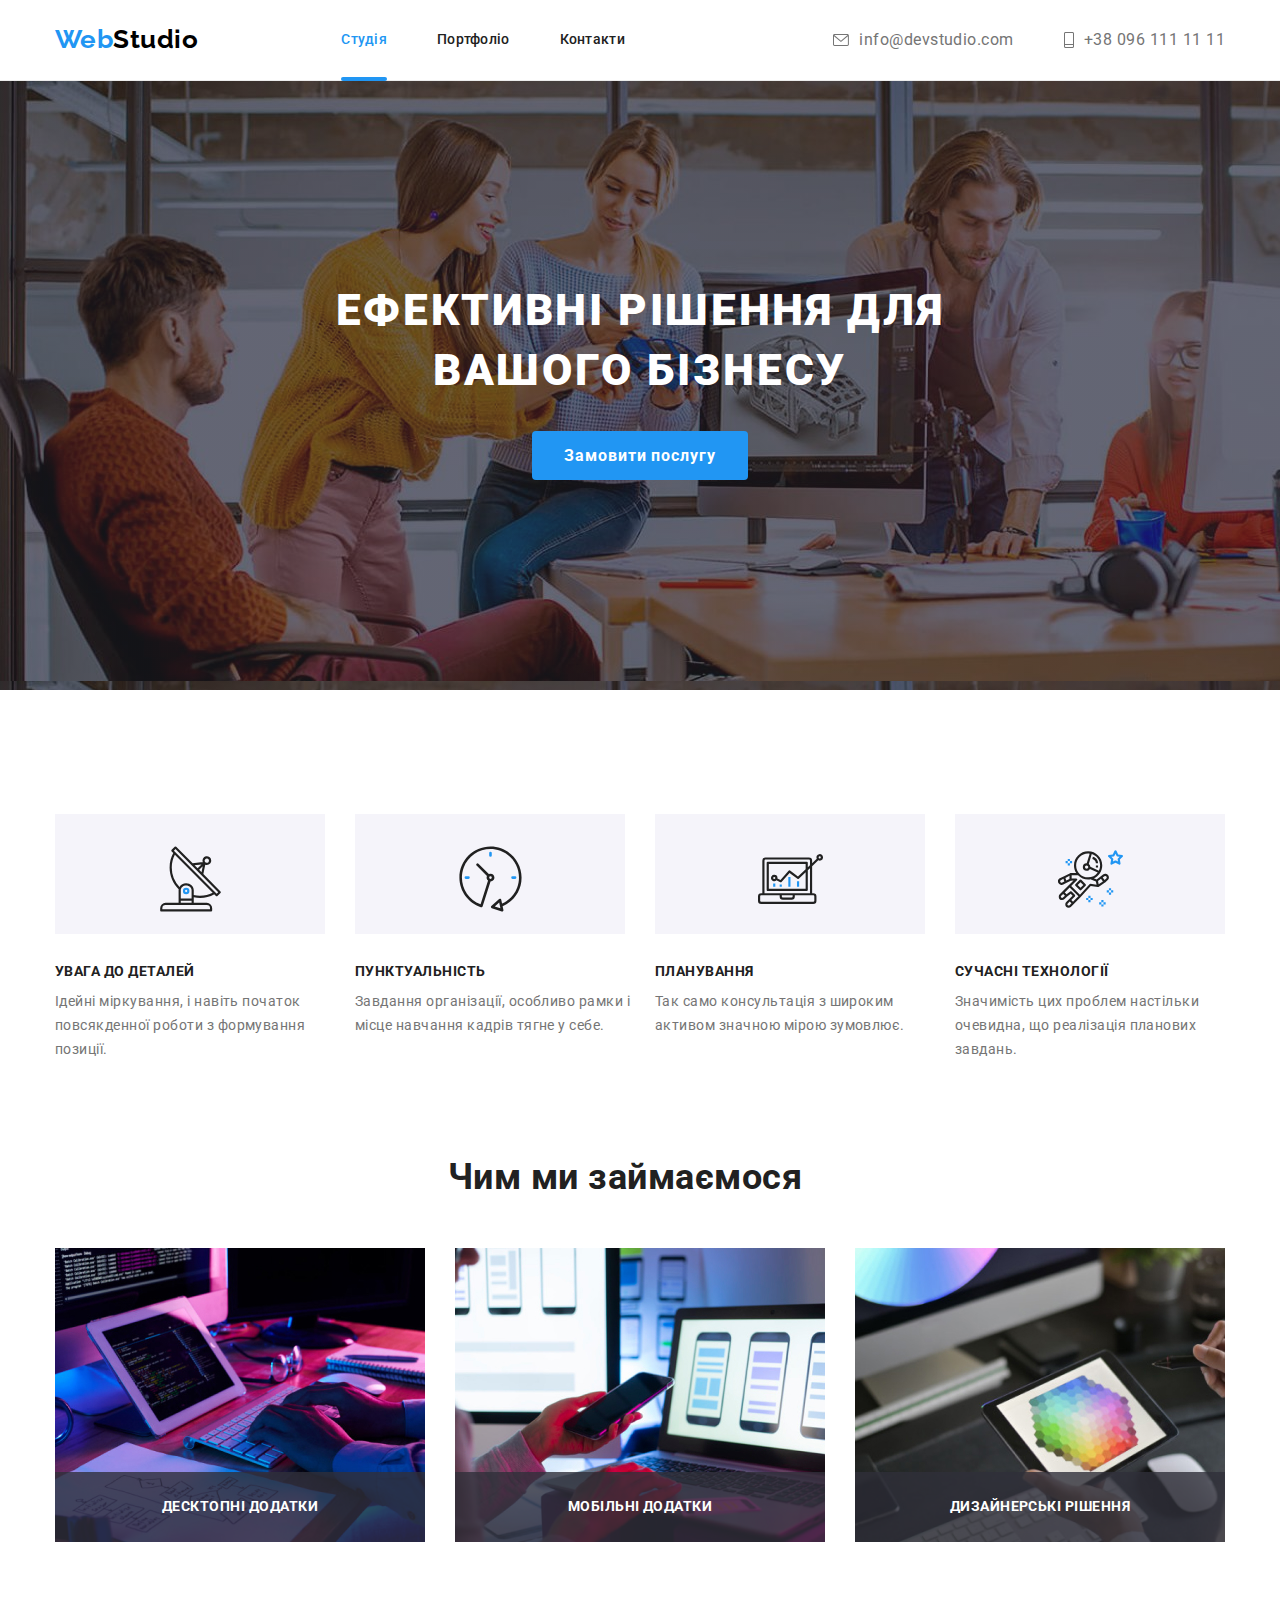
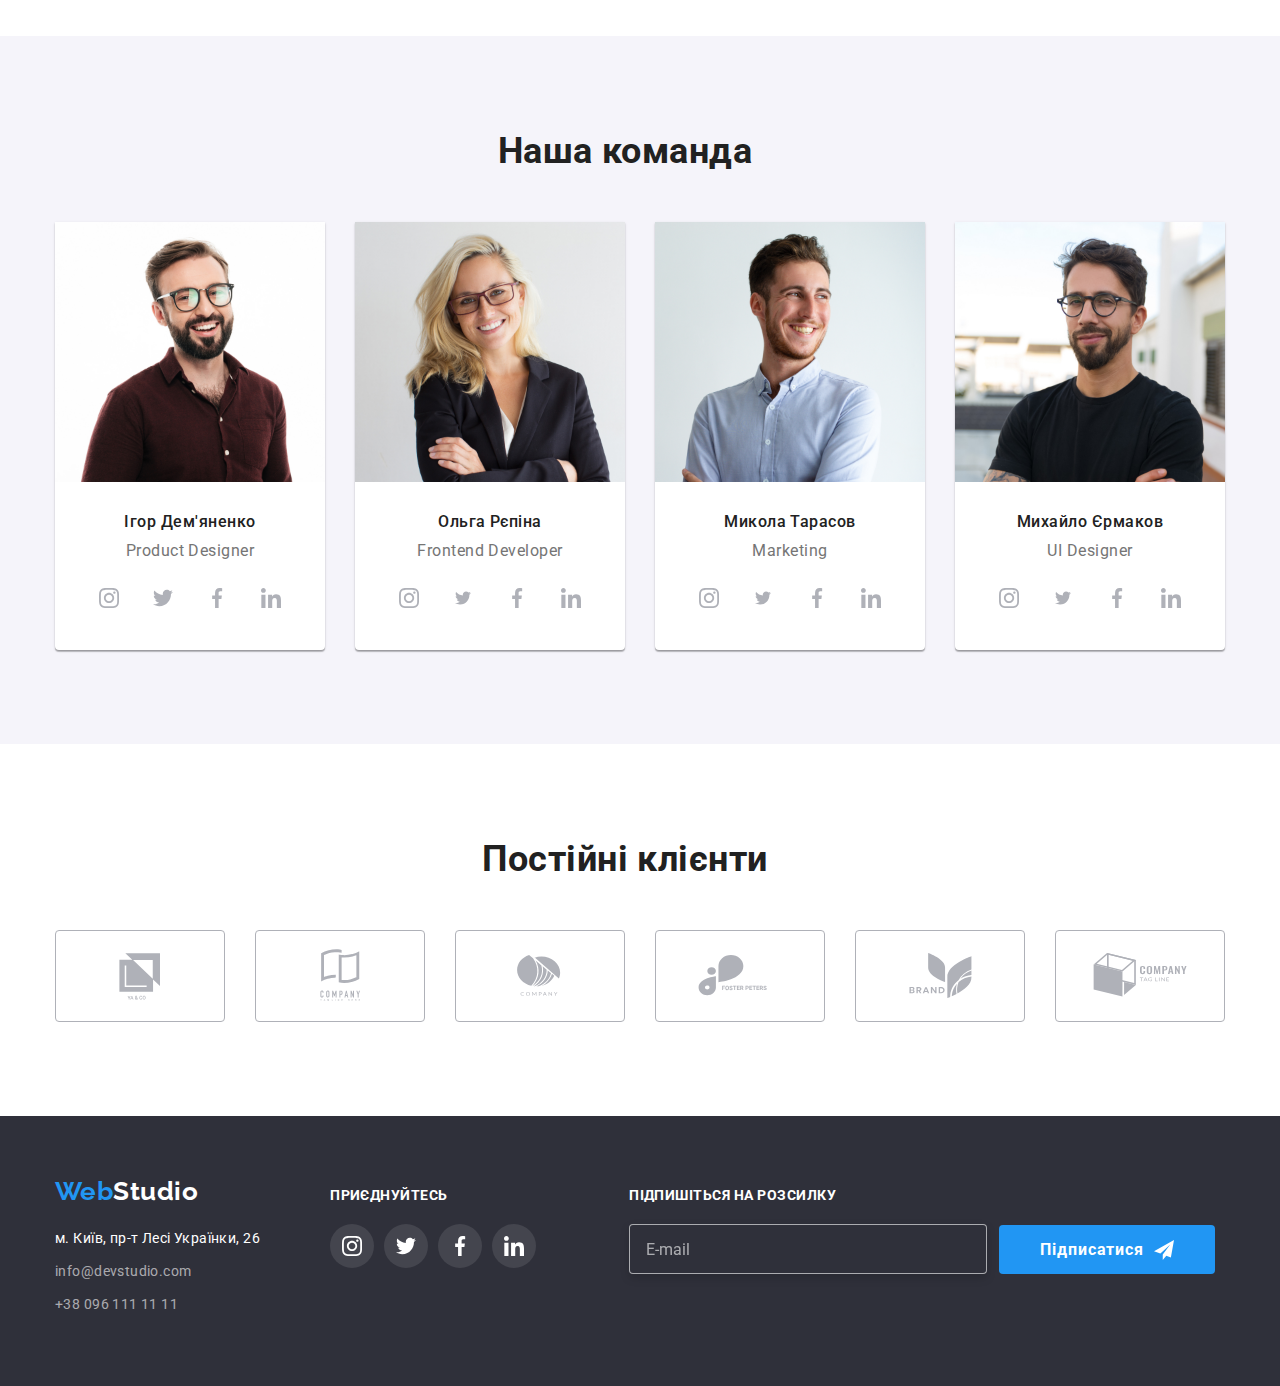
<file: index.html>
<!DOCTYPE html>
<html lang="uk">
<head><meta charset="UTF-8">
    <meta http-equiv="X-UA-Compatible" content="IE=edge">
    <meta name="viewport" content="width=device-width, initial-scale=1.0">
    <title>Document</title>
    <link rel="preconnect" href="https://fonts.googleapis.com">
    <link rel="preconnect" href="https://fonts.gstatic.com" crossorigin>
    <link href="https://fonts.googleapis.com/css2?family=Oleo+Script&family=Raleway:wght@700&family=Roboto:wght@400;500;700;900&display=swap" rel="stylesheet">
    <link rel="stylesheet" href="https://cdnjs.cloudflare.com/ajax/libs/modern-normalize/1.1.0/modern-normalize.min.css">
    <link rel="stylesheet" href="./css/main.min.css">
</head>
<body class="body">
    <!-- Хедер -->
    <header class="header">
        <div class="container header__container">
         <nav class="nav"> 
             <a href="./index.html" lang="en" class="logo">Web<span class="logo--black">Studio</span></a>
            
              <ul class="site-nav">
                <li class="site-nav__item"><a href="./index.html" class="site-nav__link current">Студія</a></li>
                <li class="site-nav__item"> <a href="./portfolio.html" class="site-nav__link">Портфоліо</a></li>
                <li class="site-nav__item"> <a href="" class="site-nav__link">Контакти</a></li>
              </ul>
             </nav>
             <ul class="site-nav contact-nav ">
                 <li class="site-nav__item">
                     <a href="mailto:info@devstudio.com" class="contact-nav__link">
                        <svg class="contact-nav__svg " width="16px" height="12px">
                            <use href="./images/icons.svg#icon-envelope-1"></use>
                          </svg>
                        info@devstudio.com</a>
                    </li>
                 <li class="site-nav__item"> 
                    
                    <a class="contact-nav__link" href="tel:+380961111111" >
                       <svg class="contact-nav__svg"width="10px" height="16px">
                            <use href="./images/icons.svg#icon-tel-1"></use>
                          </svg>
                          +38 096 111 11 11 </a>
                </li>
             </ul>
            
         </div>
    </header>

    <main>
        <!-- Герой -->
        <section class="hero">
            <div class="hero__wrapper">
            <div class="container">
            <h1 class="hero__title">Ефективні рішення для вашого бізнесу</h1>
            <button type="button" class="button-primary" data-modal-open >Замовити послугу</button>
            </div>
        </div>
        </section>

        <!--Перша секція ПЕРЕВАГИ-->
       <section class="section ">
         <div class="container">
        <h2 hidden class="section__title">особливості</h2>
        <ul class="feature-list">
            <li class="feature-list__item">
                <div class="feature-list__icon">
                    <svg width="65" height="70">
                        <use href="./images/icons.svg#icon-antenna-1"></use>
                    </svg>
                </div>
                <h3 class="feature-list__subtitle subtitle">УВАГА ДО ДЕТАЛЕЙ</h3>
                <p class="feature-list__text">Ідейні міркування, і навіть початок повсякденної роботи з формування позиції.</p>
            </li>
            <li class="item">
                <div class="feature-list__icon">
                    <svg width="65" height="70">
                        <use href="./images/icons.svg#icon-clock-1"></use>
                    </svg>
                </div>
                <h3 class="feature-list__subtitle subtitle">ПУНКТУАЛЬНІСТЬ</h3>
                <p class="feature-list__text"> Завдання організації, особливо рамки і місце навчання кадрів тягне у себе.</p>
            </li>
            <li class="item">
                <div class="feature-list__icon">
                    <svg width="65" height="70">
                        <use href="./images/icons.svg#icon-diagram-1"></use>
                    </svg>
                </div>
                <h3 class="feature-list__subtitle subtitle">ПЛАНУВАННЯ</h3>
                <p class="feature-list__text">Так само консультація з широким активом значною мірою зумовлює.</p>
            </li>
            <li class="item">
                <div class="feature-list__icon">
                    <svg width="65" height="70">
                        <use href="./images/icons.svg#icon-astronaut-1"></use>
                    </svg>
                </div>
                <h3 class="feature-list__subtitle subtitle">СУЧАСНІ ТЕХНОЛОГІЇ</h3>
                <p class="feature-list__text">Значимість цих проблем настільки очевидна, що реалізація планових завдань.</p>
            </li>
        </ul>
        </div>
       </section>

       <!--Друга секція ЧИМ ЗАЙМАЮТЬСЯ-->
       <section class="section-activity section"> 
        <div class="container">
        <h2 class="section__title">Чим ми займаємося</h2>
        <ul class="pic-set ">
            <li class="pic-item__card pic-item"><img
                src="images/1.jpg"
                alt="Десктопні додатки"
                width="370"
                height="294"
                ><div class="pic-item__overlay">
                    <p class="pic-item__subtitle">ДЕСКТОПНІ ДОДАТКИ</p>
                </div>
                   
            </li>
            <li class="pic-item__card pic-item"><img
                src="images/2.jpg"
                alt="Мобільні додатки"
                width="370"
                height="294"
                >
                <div class="pic-item__overlay">
                    <p class="pic-item__subtitle">МОБІЛЬНІ ДОДАТКИ</p>
                </div>
                   

            </li>
            <li class="pic-item__card pic-item"><img
                src="images/3.jpg"
                alt="Дизайнерські рішення "
                width="370"
                height="294"
                >
                <div class="pic-item__overlay">
                    <p class="pic-item__subtitle">ДИЗАЙНЕРСЬКІ РІШЕННЯ</p>
                </div>
                   
            </li>
        </ul>
    </div>
    </section>

    <!--Третя секція КОМАНДА-->
     <section class="section-team section">
        <div class="container">
        <h2 class="section__title">Наша команда</h2>
        <ul class="team pic-set">
            <li class="team__card" >
                <img class=""
                src="images/por1.jpg"
                alt="Фото Ігор Дем'яненко "
                width="270"
                height="260"
                >
                <div class="team__name">
                <h3 class="team__subtitle">Ігор Дем'яненко</h3>
                <p lang="en" class="team__position">Product Designer</p>
               </div>
                <ul class="social-links">
                    <li>
                        <a class="social-links__svg" href="#" aria-label="instagram">
                            <svg class="social-links__icon" width="20" height="20">
                                <use href="./images/icons.svg#icon-instagram-2-1"></use>
                            </svg>
                        </a>
                    </li>
                    <li>
                        <a class="social-links__svg" href="#" aria-label="twitter">
                             <svg class="social-links__icon" width="20" height="20">
                                <use href="./images/icons.svg#icon-twitter-1-1"></use>
                            </svg>
                        </a>
                    </li>
                    <li>
                        <a class="social-links__svg" href="#" aria-label="facebook">
                            <svg class="social-links__icon" width="20" height="20">
                                <use href="./images/icons.svg#icon-facebook-1-1"></use>
                            </svg>
                        </a>
                    </li>
                    <li>
                        <a class="social-links__svg" href="#" aria-label="linkedin">
                            <svg class="social-links__icon" width="20" height="20">
                                <use href="./images/icons.svg#icon-linkedin-1-1"></use>
                            </svg>
                        </a>
                    </li>
                </li>
                </ul>
           
            <li class="team__card">
                <img class= "pic-item"
                src="images/por2.jpg"
                alt="Фото Ольга Рєпіна"
                width="270"
                height="260"
                >
                 <div class="team__name">
                <h3 class="team__subtitle">Ольга Рєпіна</h3>
                <p lang="en" class="team__position">Frontend Developer</p>
                </div>
                <ul  class="social-links">
                    <li>
                        <a class="social-links__svg" href="#" aria-label="instagram">
                            <svg class="social-links__icon" width="20" height="20">
                                <use href="./images/icons.svg#icon-instagram-2-1"></use>
                            </svg>
                        </a>
                    </li>
                    <li>
                        <a class="social-links__svg" href="#" aria-label="twitter">
                            <svg class="social-links__icon" width="20" height="16">
                                <use href="./images/icons.svg#icon-twitter-1-1"></use>
                            </svg>
                        </a>
                    </li>
                    <li>
                        <a class="social-links__svg" href="#" aria-label="facebook">
                            <svg class="social-links__icon" width="20" height="20">
                                <use href="./images/icons.svg#icon-facebook-1-1"></use>
                            </svg>
                        </a>
                    </li>
                    <li>
                        <a class="social-links__svg" href="#" aria-label="linkedin">
                            <svg class="social-links__icon" width="20" height="20">
                                <use href="./images/icons.svg#icon-linkedin-1-1"></use>
                            </svg>
                        </a>
                    </li>
                </ul>
            </li>
            <li class="team__card">
                    <img class="pic-item"
                src="images/por3.jpg"
                alt="Фото Микола Тарасов"
                width="270"
                height="260"
                >
                 <div class="team__name">
                <h3 class="team__subtitle">Микола Тарасов</h3>
                <p lang="en" class="team__position">Marketing</p>
                </div>
                <ul  class="social-links">
                    <li>
                        <a class="social-links__svg" href="#" aria-label="instagram">
                            <svg class="social-links__icon" width="20" height="20" aria-label="instagram">
                                <use href="./images/icons.svg#icon-instagram-2-1"></use>
                            </svg>
                        </a>
                    </li>
                    <li>
                        <a class="social-links__svg" href="#" aria-label="twitter">
                            <svg class="social-links__icon" width="20" height="16">
                                <use href="./images/icons.svg#icon-twitter-1-1"></use>
                            </svg>
                        </a>
                    </li>
                    <li>
                        <a class="social-links__svg" href="#" aria-label="facebook">
                            <svg class="social-links__icon" width="20" height="20">
                                <use href="./images/icons.svg#icon-facebook-1-1"></use>
                            </svg>
                        </a>
                    </li>
                    <li>
                        <a class="social-links__svg" href="#" aria-label="linkedin">
                            <svg class="social-links__icon" width="20" height="20">
                                <use href="./images/icons.svg#icon-linkedin-1-1"></use>
                            </svg>
                        </a>
                    </li>
                </ul>
            </li>
            <li  class="team__card">
                    <img class="pic-item"
                src="images/por4.jpg"
                alt="Фото Михайло Єрмаков"
                width="270"
                height="260"
                >
                 <div class="team__name">
                <h3 class="team__subtitle">Михайло Єрмаков</h3>
                <p lang="en" class="team__position">UI Designer</p>
            </div>
            <ul  class="social-links">
                <li>
                    <a class="social-links__svg" href="#" aria-label="instagram">
                        <svg class="social-links__icon" width="20" height="20">
                            <use href="./images/icons.svg#icon-instagram-2-1"></use>
                        </svg>
                    </a>
                </li>
                <li>
                    <a class="social-links__svg" href="#" aria-label="twitter">
                        <svg class="social-links__icon" width="20" height="16">
                            <use href="./images/icons.svg#icon-twitter-1-1"></use>
                        </svg>
                    </a>
                </li>
                <li>
                    <a class="social-links__svg" href="#" aria-label="facebook">
                        <svg class="social-links__icon" width="20" height="20">
                            <use href="./images/icons.svg#icon-facebook-1-1"></use>
                        </svg>
                    </a>
                </li>
                <li>
                    <a class="social-links__svg" href="#" aria-label="linkedin">
                        <svg class="social-links__icon" width="20" height="20">
                            <use href="./images/icons.svg#icon-linkedin-1-1"></use>
                        </svg>
                    </a>
                </li>
            </ul>
            </li>
        </ul>
        </div>
     </section>
     <!-- Четверта секція Постійні клієнти -->
     <section class="section">
        <div class="container">
        <h2 class="section__title">Постійні клієнти</h2>
        <ul class="clients pic-set">
            <li>
                <a class="clients__link" href="#" aria-label="logo">
                    <svg class="clients__icon"  width="170px" height="92px">
                        <use href="./images/icons.svg#icon-Client-1-1"></use>
                    </svg>
                </a>
            </li>
            <li>
                <a class="clients__link" href="#" aria-label="logo">
                    <svg class="clients__icon" width="170px" height="92px">
                        <use href="./images/icons.svg#icon-Client-2-1"></use>
                    </svg>
                </a>
            </li>
            <li>
                <a class="clients__link" href="#" aria-label="logo">
                    <svg class="clients__icon" width="170px" height="92px">
                        <use href="./images/icons.svg#icon-Client-3-1"></use>
                    </svg>
                </a>
            </li>
           
            <li>
                <a class="clients__link" href="#" aria-label="logo">
                    <svg class="clients__icon" width="170px" height="92px">
                        <use href="./images/icons.svg#icon-Client-4-1"></use>
                    </svg>
                </a>
            </li>
            <li>
                <a class="clients__link" href="#" aria-label="logo">
                    <svg class="clients__icon" width="170px" height="92px">
                        <use href="./images/icons.svg#icon-Client-5-1"></use>
                    </svg>
                </a>
            </li>
            <li>
                <a class="clients__link" href="#" aria-label="logo">
                    <svg class="clients__icon" width="170px" height="92px">
                        <use href="./images/icons.svg#icon-Client-6-1"></use>
                    </svg>
                </a>
            </li>
        </ul>
    </div>
     </section>
    </main>

    <!-- Футер -->
    <footer class="footer">
        <div class="container footer-info">
            <div >
        <a href="./index.html" lang="en" class="footer__logo logo">Web<span class="footer__logo--white">Studio</span></a>
        
            <address class="footer-nav">
              <ul class="footer-conctacts">
                <li class="footer-contacts__list"><a href="https://www.google.com/maps/dir//Lesi+Ukrainky+Blvd,+26,+Kyiv,+02000/@50.4265807,30.5361971,17z/data=!4m17!1m7!3m6!1s0x40d4cf0e033ecbe9:0x57a4dffefec77da0!2sLesi+Ukrainky+Blvd,+26,+Kyiv,+02000!3b1!8m2!3d50.4265807!4d30.5383858!4m8!1m0!1m5!1m1!1s0x40d4cf0e033ecbe9:0x57a4dffefec77da0!2m2!1d30.5383858!2d50.4265807!3e3" target="_blank"  rel="noopener noreferrer" >м. Київ, пр-т Лесі Українки, 26</a>
                </li>
                <li class="footer-contacts__list color"><a href="mailto:info@devstudio.com">info@devstudio.com</a></li>
                <li class="footer-contacts__list color"><a href="tel:+380961111111">+38 096 111 11 11</a></li>
                </ul>  
            </address>
            </div>

        <div class="footer-link">
            <h3 class="footer-link__subtitle">Приєднуйтесь</h3>
            <ul class="social-links social-links__footer">
              <li>
                <a class="social-links__svg main-link" href="#" aria-label="instagram">
                  <svg  width="20px" height="20px">
                    <use href="./images/icons.svg#icon-instagram-2-1"></use>
                  </svg>
                </a>
              </li>
              <li>
                <a class="social-links__svg main-link" href="#" aria-label="twitter">
                  <svg  width="20px" height="20px">
                    <use href="./images/icons.svg#icon-twitter-1-1"></use>
                  </svg>
                </a>
              </li>
              <li>
                <a class="social-links__svg main-link" href="#" aria-label="facebook">
                  <svg  width="20px" height="20px">
                    <use href="./images/icons.svg#icon-facebook-1-1"></use>
                  </svg>
                </a>
              </li>
              <li>
                <a class="social-links__svg main-link" href="#" aria-label="linkedin">
                  <svg  width="20px" height="20px">
                    <use href="./images/icons.svg#icon-linkedin-1-1"></use>
                  </svg>
                </a>
              </li>
            </ul>
          </div>

     <form class="form">
        <label for="inputEmail" class="footer-link__subtitle">Підпишіться на розсилку</label>
        <div class="subscribe">
          <input
            type="email"
            name="email"
            id="inputEmaill"
            placeholder="E-mail"
            class="input-footer"
            required
          />
       
        <button class="button-primary button-primary__input">
          Підписатися
          <svg class="form-button__icon" width="20px" height="20px">
            <use href="./images/icons.svg#icon-icon-send-1"></use>
          </svg>
        </button>
    </div>
 
     </form>
    </footer>

    <!-- backdrop -->
    <div class="backdrop is-hidden" data-modal>
        <div class="modal">
           <div class="modal__body">
                <button class="modal__close--btn" data-modal-close>
                    <svg class="icon" width="18" height="18">
                        <use href="./images/icons.svg#icon-close-black-18dp-2-1-1"></use>
                    </svg>
                </button>

                <form class="form">
                    <p class="form__title">
                      Залиште свої дані, ми вам передзвонимо
                    </p>

                    <label for="inputName" class="form__label">Ім'я</label>
                    <div class="input-wrapper">
                      <input
                        type="text"
                        name="name"
                        id="inputName"
                        class="form__input"
                        required
                      />
                      <svg class="form__icon" width="18" height="18">
                        <use href="./images/icons.svg#icon-person-black-18dp-1-1"></use>
                      </svg>
                    </div>

                    <label for="inputTel" class="form__label">Телефон</label>
                    <div class="input-wrapper">
                      <input
                        type="tel"
                        name="phone"
                        id="inputTel"
                        class="form__input"
                        required
                      />
                      <svg class="form__icon" width="18" height="18">
                        <use href="./images/icons.svg#icon-phone-black-18dp-1-1"></use>
                      </svg>
                    </div>

                    <label for="inputEmail" class="form__label">Пошта</label>
                    <div class="input-wrapper">
                      <input
                        type="email"
                        name="email"
                        id="inputEmail"
                        class="form__input"
                        required
                      />
                      <svg class="form__icon" width="18" height="18">
                        <use href="./images/icons.svg#icon-email-black-18dp-1-1"></use>
                      </svg>
                    </div>

                    <label for="inputMessage" class="form__label">Коментар</label>

                    <textarea
                      class="form__input textarea"
                      name="message"
                      id="inputMessage"
                      placeholder="Введіть текст"></textarea>
                    
                    
                      <label class="check-label">
                        <input
                          type="checkbox"
                          name="check"
                          class="input-check"
                          
                        />
                        <span class="check-wrapp">
                          <svg class="check-icon" width="16" height="15">
                            <use href="./images/icons.svg#icon-icon-check-1"></use>
                          </svg>
                        </span>
  
                        Погоджуюся з розсилкою та приймаю
                        <a href="#" target="_blank" class="check-link">Умови договору
                        </a>
                      </label>

                    <button class="button-primary button-primary__input" type="submit">
                      Відправити
                    </button>
                  </form>    
                </div>
        </div>
    </div>
   
    <script src="./js/modal.js"></script>
</body>
</html>
</file>
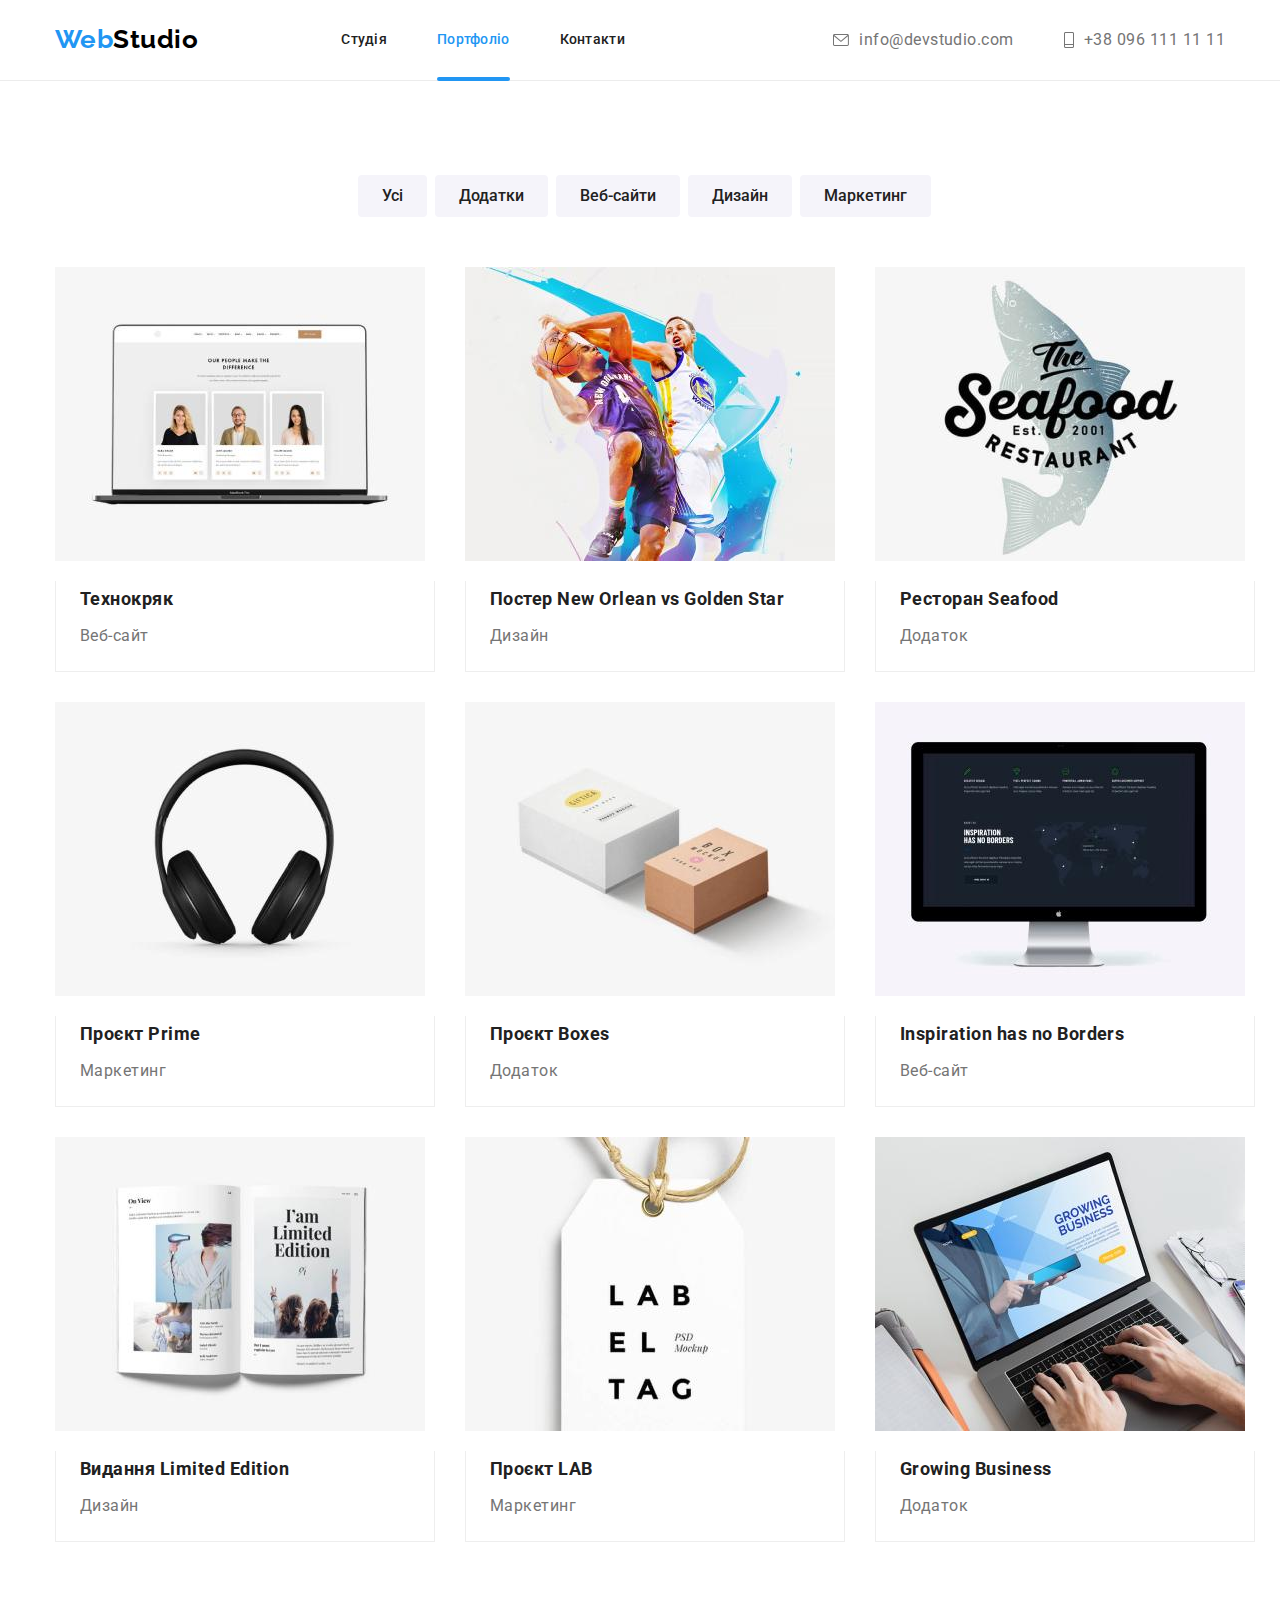
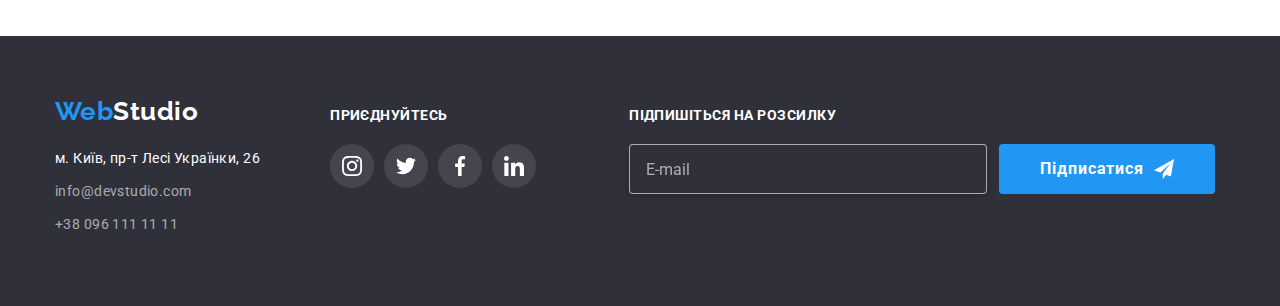
<file: portfolio.html>
<!DOCTYPE html>
<html lang="uk">
<head><meta charset="UTF-8">
    <meta http-equiv="X-UA-Compatible" content="IE=edge">
    <meta name="viewport" content="width=device-width, initial-scale=1.0">
    <title>Document</title>
    <link rel="preconnect" href="https://fonts.googleapis.com">
    <link rel="preconnect" href="https://fonts.gstatic.com" crossorigin>
    <link href="https://fonts.googleapis.com/css2?family=Oleo+Script&family=Raleway:wght@700&family=Roboto:wght@400;500;700;900&display=swap" rel="stylesheet">
    <link rel="stylesheet" href="https://cdnjs.cloudflare.com/ajax/libs/modern-normalize/1.1.0/modern-normalize.min.css">
    <link rel="stylesheet" href="./css/main.min.css">
</head>
<body class="body">
  <header class="header">
    <div class="container header__container">
     <nav class="nav"> 
         <a href="./index.html" lang="en" class="logo">Web<span class="logo--black">Studio</span></a>
        
          <ul class="site-nav">
            <li class="site-nav__item"><a href="./index.html" class="site-nav__link ">Студія</a></li>
            <li class="site-nav__item"> <a href="./portfolio.html" class="site-nav__link current">Портфоліо</a></li>
            <li class="site-nav__item"> <a href="" class="site-nav__link">Контакти</a></li>
          </ul>
         </nav>
         <ul class="site-nav contact-nav ">
             <li class="site-nav__item">
                 <a href="mailto:info@devstudio.com" class="contact-nav__link">
                    <svg class="contact-nav__svg " width="16px" height="12px">
                        <use href="./images/icons.svg#icon-envelope-1"></use>
                      </svg>
                    info@devstudio.com</a>
                </li>
             <li class="site-nav__item"> 
                
                <a class="contact-nav__link" href="tel:+380961111111" >
                   <svg class="contact-nav__svg"width="10px" height="16px">
                        <use href="./images/icons.svg#icon-tel-1"></use>
                      </svg>
                      +38 096 111 11 11 </a>
            </li>
         </ul> 
     </div>
</header>

    <main>
        <section class="section">
            <!--Фільтр-->
            <div class="container">
            <h1 hidden class="section__title">Меню</h1>
            <ul class="button-list">
                <li> <button type="button" class="button-secondary">Усі</button></li>
                <li> <button type="button" class="button-secondary">Додатки</button></li>
                <li> <button type="button" class="button-secondary">Веб-сайти</button></li>
                <li> <button type="button" class="button-secondary">Дизайн</button></li>
                <li> <button type="button" class="button-secondary">Маркетинг</button></li>
            </ul>
            </div>
            <!--Основна секція-->
            <div class="container">
                <div class="flex-container">
                  <ul class="pic-set">
                  <li class="pic-item portfolio">
                <a href="" class="portfolio__link-card"> 
                   <div class="portfolio__card"> 
                  <img
                    src="images/img (9).jpg"
                    alt="Фото ноутбука з головною сторінкою сайту "
                    width="370"
                    height="294"
                    >
                    <div class="portfolio__overlay">
                      <p class="overlay__text">Ресурс пропонує комплексні пропозиції з різним рівнем функціоналу та сервісів. Все це дозволить відвідувачу отримати вичерпні відомості про компанію чи приватну особу.</p>
                    </div>
                  </div>
                    <div class="portfolio__name">
                    <h2 class="portfolio__titles">Технокряк</h2>
                    <p class="portfolio__text">Веб-сайт</p>
                    </div>
                </a>
                 </li>
            <li class="pic-item portfolio">
                <a href="" class="portfolio__link-card">
                  <div class="portfolio__card"> 
                    <img
                    src="images/img (1) (1).jpg"
                    alt="Фото постера"
                    width="370"
                    height="294"
                    >
                    <div class="portfolio__overlay">
                      <p class="overlay__text">Ресурс пропонує комплексні пропозиції з різним рівнем функціоналу та сервісів. Все це дозволить відвідувачу отримати вичерпні відомості про компанію чи приватну особу.</p>
                    </div>
                  </div>
                     <div class="portfolio__name">
                    <h2 class="portfolio__titles">Постер New Orlean vs Golden Star</h2>
                    <p class="portfolio__text">Дизайн</p>
                    </div>
                    
                </a>
             </li>
            <li class="pic-item portfolio">
                <a href="" class="portfolio__link-card">
                  <div class="portfolio__card"> 
                    <img
                    src="images/img (2) (1).jpg"
                    alt="Фото логотипу ресторану "
                    width="370"
                    height="294"
                    >
                    <div class="portfolio__overlay">
                      <p class="overlay__text">Ресурс пропонує комплексні пропозиції з різним рівнем функціоналу та сервісів. Все це дозволить відвідувачу отримати вичерпні відомості про компанію чи приватну особу.</p>
                    </div>
                    </div>
                     <div class="portfolio__name">
                    <h2 class="portfolio__titles">Ресторан Seafood</h2>
                    <p class="portfolio__text">Додаток</p>
                    </div>
                   
                 </a>
               
            </li>
            <li class="pic-item portfolio">
                <a href="" class="portfolio__link-card">
                  <div class="portfolio__card"> 
                  <img
                    src="images/img (3) (1).jpg"
                    alt="Фото навушники "
                    width="370"
                    height="294"
                    >
                    <div class="portfolio__overlay">
                      <p class="overlay__text">Ресурс пропонує комплексні пропозиції з різним рівнем функціоналу та сервісів. Все це дозволить відвідувачу отримати вичерпні відомості про компанію чи приватну особу.</p>
                    </div>
                    </div> 
                     <div class="portfolio__name">
                    <h2 class="portfolio__titles">Проєкт Prime</h2>
                    <p class="portfolio__text">Маркетинг</p>
                    </div>
                  
                </a>
            </li>
            <li class="pic-item portfolio">
                <a href="" class="portfolio__link-card">
                  <div class="portfolio__card"> 
                    <img
                    src="images/img (4) (1).jpg"
                    alt="Фото коробок "
                    width="370"
                    height="294"
                    >
                    <div class="portfolio__overlay">
                      <p class="overlay__text">Ресурс пропонує комплексні пропозиції з різним рівнем функціоналу та сервісів. Все це дозволить відвідувачу отримати вичерпні відомості про компанію чи приватну особу.</p>
                    </div> 
                  </div>
                     <div class="portfolio__name">
                    <h2 class="portfolio__titles">Проєкт Boxes</h2>
                    <p class="portfolio__text">Додаток</p>
                    </div>
                  
                </a>
               </li>
             <li class="pic-item portfolio">
             <a href="" class="portfolio__link-card">
              <div class="portfolio__card"> 
               <img
                src="images/img (5) (1).jpg"
                alt="Фото монітору комп'ютера "
                width="370"
                height="294"
                >
                <div class="portfolio__overlay">
                  <p class="overlay__text">Ресурс пропонує комплексні пропозиції з різним рівнем функціоналу та сервісів. Все це дозволить відвідувачу отримати вичерпні відомості про компанію чи приватну особу.</p>
                </div> 
              </div>
                 <div class="portfolio__name">
                <h2 class="portfolio__titles">Inspiration has no Borders</h2>
                 <p class="portfolio__text">Веб-сайт</p>
                 </div>
                </a>
               </li>
            <li class="pic-item portfolio">
                <a href="" class="portfolio__link-card">
                 <div class="portfolio__card"> 
                    <img
                    src="images/img (6) (1).jpg"
                    alt="Фото розгорнутого журналу"
                    width="370"
                    height="294"
                    >
                    <div class="portfolio__overlay">
                      <p class="overlay__text">Ресурс пропонує комплексні пропозиції з різним рівнем функціоналу та сервісів. Все це дозволить відвідувачу отримати вичерпні відомості про компанію чи приватну особу.</p>
                    </div> 
                  </div>
                     <div class="portfolio__name">
                    <h2 class="portfolio__titles">Видання Limited Edition</h2>
                    <p class="portfolio__text">Дизайн</p>
                    </div>
                  
                </a>
               </li>
            <li class="pic-item portfolio">
                <a href="" class="portfolio__link-card">
              <div class="portfolio__card"> 
                    <img
                    src="images/img (7) (1).jpg"
                    alt="Фото фірмової бірки"
                    width="370"
                    height="294"
                    >
                    <div class="portfolio__overlay">
                      <p class="overlay__text">Ресурс пропонує комплексні пропозиції з різним рівнем функціоналу та сервісів. Все це дозволить відвідувачу отримати вичерпні відомості про компанію чи приватну особу.</p>
                    </div> 
                  </div>
                     <div class="portfolio__name">
                    <h2 class="portfolio__titles">Проєкт LAB</h2>
                    <p class="portfolio__text">Маркетинг</p>
                    </div>
                  
                 </a>
              </li>	
            <li class="pic-item portfolio">
                <a href="" class="portfolio__link-card">
                  <div class="portfolio__card"> 
                    <img
                    src="images/img (8) (1).jpg"
                    alt="Фото взаємодії людини з комп'ютером"
                    width="370"
                    height="294"
                    >
                    <div class="portfolio__overlay">
                      <p class="overlay__text">Ресурс пропонує комплексні пропозиції з різним рівнем функціоналу та сервісів. Все це дозволить відвідувачу отримати вичерпні відомості про компанію чи приватну особу.</p>
                    </div> 
                  </div>
                     <div class="portfolio__name">
                    <h2 class="portfolio__titles">Growing Business</h2>
                    <p class="portfolio__text">Додаток</p>
                    </div> 
                  
                </a>
               </li>
        </ul>
        </div>
        </section>
    </main>
    <footer class="footer">
      <div class="container footer-info">
          <div >
      <a href="./index.html" lang="en" class="footer__logo logo">Web<span class="footer__logo--white">Studio</span></a>
      
          <address class="footer-nav">
            <ul class="footer-conctacts">
              <li class="footer-contacts__list"><a href="https://www.google.com/maps/dir//Lesi+Ukrainky+Blvd,+26,+Kyiv,+02000/@50.4265807,30.5361971,17z/data=!4m17!1m7!3m6!1s0x40d4cf0e033ecbe9:0x57a4dffefec77da0!2sLesi+Ukrainky+Blvd,+26,+Kyiv,+02000!3b1!8m2!3d50.4265807!4d30.5383858!4m8!1m0!1m5!1m1!1s0x40d4cf0e033ecbe9:0x57a4dffefec77da0!2m2!1d30.5383858!2d50.4265807!3e3" target="_blank"  rel="noopener noreferrer" >м. Київ, пр-т Лесі Українки, 26</a>
              </li>
              <li class="footer-contacts__list color"><a href="mailto:info@devstudio.com">info@devstudio.com</a></li>
              <li class="footer-contacts__list color"><a href="tel:+380961111111">+38 096 111 11 11</a></li>
              </ul>  
          </address>
          </div>

      <div class="footer-link">
          <h3 class="footer-link__subtitle">Приєднуйтесь</h3>
          <ul class="social-links social-links__footer">
            <li>
              <a class="social-links__svg main-link" href="#" aria-label="instagram">
                <svg  width="20px" height="20px">
                  <use href="./images/icons.svg#icon-instagram-2-1"></use>
                </svg>
              </a>
            </li>
            <li>
              <a class="social-links__svg main-link" href="#" aria-label="twitter">
                <svg  width="20px" height="20px">
                  <use href="./images/icons.svg#icon-twitter-1-1"></use>
                </svg>
              </a>
            </li>
            <li>
              <a class="social-links__svg main-link" href="#" aria-label="facebook">
                <svg  width="20px" height="20px">
                  <use href="./images/icons.svg#icon-facebook-1-1"></use>
                </svg>
              </a>
            </li>
            <li>
              <a class="social-links__svg main-link" href="#" aria-label="linkedin">
                <svg  width="20px" height="20px">
                  <use href="./images/icons.svg#icon-linkedin-1-1"></use>
                </svg>
              </a>
            </li>
          </ul>
        </div>

   <form class="form">
      <label for="inputEmail" class="footer-link__subtitle">Підпишіться на розсилку</label>
      <div class="subscribe">
        <input
          type="email"
          name="email"
          id="inputEmaill"
          placeholder="E-mail"
          class="input-footer"
          required
        />
     
      <button class="button-primary button-primary__input">
        Підписатися
        <svg class="form-button__icon" width="20px" height="20px">
          <use href="./images/icons.svg#icon-icon-send-1"></use>
        </svg>
      </button>
  </div>

   </form>
  </footer>
  
</body>
</html>
</file>
<file: css/main.min.css>
/*! modern-normalize v1.1.0 | MIT License | https://github.com/sindresorhus/modern-normalize */*,::after,::before{box-sizing:border-box}html{-moz-tab-size:4;tab-size:4}html{line-height:1.15;-webkit-text-size-adjust:100%}body{margin:0}body{font-family:system-ui,-apple-system,"Segoe UI",Roboto,Helvetica,Arial,sans-serif,"Apple Color Emoji","Segoe UI Emoji"}hr{height:0;color:inherit}abbr[title]{text-decoration:underline dotted}b,strong{font-weight:bolder}code,kbd,pre,samp{font-family:ui-monospace,SFMono-Regular,Consolas,"Liberation Mono",Menlo,monospace;font-size:1em}small{font-size:80%}sub,sup{font-size:75%;line-height:0;position:relative;vertical-align:baseline}sub{bottom:-0.25em}sup{top:-0.5em}table{text-indent:0;border-color:inherit}button,input,optgroup,select,textarea{font-family:inherit;font-size:100%;line-height:1.15;margin:0}button,select{text-transform:none}[type=button],[type=reset],[type=submit],button{-webkit-appearance:button}::-moz-focus-inner{border-style:none;padding:0}:-moz-focusring{outline:1px dotted ButtonText}:-moz-ui-invalid{box-shadow:none}legend{padding:0}progress{vertical-align:baseline}::-webkit-inner-spin-button,::-webkit-outer-spin-button{height:auto}[type=search]{-webkit-appearance:textfield;outline-offset:-2px}::-webkit-search-decoration{-webkit-appearance:none}::-webkit-file-upload-button{-webkit-appearance:button;font:inherit}summary{display:list-item}ul{list-style:none;padding:0;margin:0}a{text-decoration:none;color:inherit}h1,h2,h3,h4,h5,h6{margin:0}p{margin:0}address{font-style:normal}button{font-family:inherit;padding:0;margin:0}img{display:block;max-width:100%;height:auto}body{background-color:var(--primary-white-color);color:var(--primary-text-color);font-family:Roboto,sans-serif;letter-spacing:.03em}:root{--primary-text-color: #212121;--accent-color: #2196f3;--secondary-text-color: #757575;--primary-white-color: #ffffff;--logo-primary-color: #000000;--hero-background-color: #2f303a;--button-focus-color: #188ce8;--button-second-color: #f5f4fa;--body-background-color: #f5f5f5;--hero-background-color: #c4c4c4;--items: 3;--indent: 30px}.pic-item{flex-basis:calc((100% - var(--indent)*(var(--items) - 1))/var(--items))}.container{margin-left:auto;margin-right:auto;max-width:1200px;padding:0 15px;width:100%}.section{padding-top:94px;padding-bottom:94px}.button-primary{padding:10px 32px;min-width:216px;color:var(--primary-white-color);background-color:var(--accent-color);font-weight:700;font-size:16px;line-height:1.86;letter-spacing:.06em;text-align:center;cursor:pointer;border:none;border-radius:4px;transition-property:background-color;transition-duration:250ms;transition-timing-function:cubic-bezier(0.4, 0, 0.2, 1)}.button-primary:hover,.button-primary:focus{color:#fff;background-color:#188ce8;box-shadow:0px 4px 4px rgba(0,0,0,.15);border-radius:4px}.button-secondary{display:inline-block;min-height:38px;padding:6px 22px;color:var(--primary-text-color);background-color:#f5f4fa;border-radius:4px;font-weight:500;font-size:16px;line-height:1.6;padding:6px 22px;display:inline-block;min-height:38px;text-align:center;border-color:rgba(0,0,0,0);margin-left:8px;transition-property:background-color,border-color,box-shadow;transition-duration:250ms;transition-timing-function:cubic-bezier(0.4, 0, 0.2, 1)}.button-secondary:hover,.button-secondary:focus{color:#fff;border-color:rgba(0,0,0,0);background-color:#2196f3;box-shadow:0px 3px 1px rgba(0,0,0,.1),0px 1px 2px rgba(0,0,0,.08),0px 2px 2px rgba(0,0,0,.12);border-radius:4px}.button-list{letter-spacing:.03em;border-radius:4px;margin-bottom:50px;text-align:center;display:flex;justify-content:center}.section__title{font-weight:700;font-size:36px;line-height:1.17;text-align:center;margin-bottom:50px;margin-right:30px}.subtitle{color:var(--primary-text-color);font-weight:700;font-size:14px;line-height:1.14}.pic-item__subtitle{font-weight:700;font-size:14px;line-height:1.14;color:var(--primary-white-color)}.pic-item__card{position:relative}.pic-item__overlay{position:absolute;bottom:0;left:0;height:100%;width:100%;background-color:rgba(47,48,58,.8);display:flex;justify-content:center;padding-top:27px;padding-bottom:27px;height:auto}.pic-set{display:flex;flex-wrap:wrap;gap:var(--indent)}.flex-container{display:flex;flex-wrap:wrap;width:1200px}.social-links__svg{width:44px;height:44px;border-radius:50%;color:#afb1b8;background-color:#fff;display:flex;justify-content:center;align-items:center;margin-bottom:30px;transition-property:background-color;transition-duration:250ms;transition-timing-function:cubic-bezier(0.4, 0, 0.2, 1)}.social-links__svg:hover,.social-links__svg:focus{background-color:#2196f3;color:#fff}.social-links__icon{fill:currentColor}.social-links{display:flex;justify-content:center;align-items:center;gap:10px}.header{background-color:var(--primary-white-color);border-bottom:1px solid #ececec}.header__container{display:flex;align-items:center}.logo{font-family:Raleway,sans-serif;font-weight:700;font-size:26px;line-height:1.2;text-decoration:none;color:var(--accent-color)}.logo--black{color:var(--logo-primary-color)}.site-nav__link{color:var(--primary-text-color);text-decoration:none;font-weight:500;font-size:14px;line-height:1.14;letter-spacing:.02em;padding-top:32px;padding-bottom:32px;display:block;transition-property:background-color;transition-duration:250ms;transition-timing-function:cubic-bezier(0.4, 0, 0.2, 1)}.site-nav__link:hover,.site-nav__link:focus{color:var(--accent-color)}.site-nav__link.current{position:relative;color:var(--accent-color)}.site-nav__link.current::after{position:absolute;content:"";width:100%;height:4px;border-radius:2px;bottom:-1.5px;left:0;background-color:var(--accent-color)}.site-nav__link.current:hover::after,.site-nav__link.current:focus::after{width:100%}.site-nav__link.current:hover,.site-nav__link.current:focus{color:var(--accent-color)}.nav{display:flex;align-items:center}.site-nav{margin-left:93px;display:flex}.site-nav__item{align-self:center;margin-left:50px}.contact-nav__link{color:var(--secondary-text-color);margin:0px;display:flex;justify-items:center}.contact-nav__link:hover,.contact-nav__link:focus{color:var(--accent-color)}.contact-nav__link:hover .contact-nav__svg,.contact-nav__link:focus .contact-nav__svg{fill:var(--accent-color)}.contact-nav{margin-bottom:0px;display:flex;margin-left:auto}.contact-nav__svg{justify-self:baseline;color:#757575;background-color:#fff;align-self:center;margin-right:10px;text-align:center;justify-content:center;fill:currentColor}.hero{text-align:center}.hero__wrapper{max-width:1600px;margin-left:auto;margin-right:auto;background:linear-gradient(rgba(47, 48, 58, 0.4), rgba(47, 48, 58, 0.4)) no-repeat,url("../images/hero.jpg"),#c4c4c4;background-size:cover cover;padding-top:200px;padding-bottom:210px}.hero__title{color:var(--primary-white-color);font-weight:900;font-size:44px;line-height:1.36;letter-spacing:.06em;text-transform:uppercase;text-align:center;margin-top:0;margin-bottom:30px;max-width:700px;text-align:center;margin-left:auto;margin-right:auto}.backdrop{position:fixed;width:100%;height:100%;top:0;left:0;right:0;bottom:0;background-color:rgba(0,0,0,.2);overflow-y:auto;overflow-x:hidden;z-index:10;transition:visibility 250ms cubic-bezier(0.4, 0, 0.2, 1),opacity 250ms cubic-bezier(0.4, 0, 0.2, 1)}.backdrop.is-hidden{visibility:hidden;opacity:0;pointer-events:none}.modal{min-height:100vh;display:flex;justify-content:center;align-items:center;position:sticky;width:100%;position:relative}.modal__body{position:relative;width:528px;padding:40px;background:#fff;box-shadow:0px 1px 3px rgba(0,0,0,.12),0px 1px 1px rgba(0,0,0,.14),0px 2px 1px rgba(0,0,0,.2);border-radius:4px}.modal__close--btn{position:absolute;top:8px;right:8px;display:flex;align-items:center;justify-content:center;width:30px;height:30px;border-radius:50%;background:#fff;border:1px solid rgba(0,0,0,.1);cursor:pointer}.modal__close--btn:hover .icon,.modal__close--btn:focus .icon{fill:var(--accent-color)}.icon{transition:fill 250ms cubic-bezier(0.4, 0, 0.2, 1)}.form{display:block;margin-top:0em}.form__title{margin-bottom:12px;font-weight:700;font-size:20px;line-height:1,15;text-align:center;letter-spacing:.03em;color:#212121}.form__label{display:block;padding-bottom:4px;font-size:12px;line-height:1,17px;letter-spacing:.01em;text-align:left;color:#757575}.input-wrapper{position:relative;margin-bottom:10px}.form__icon{position:absolute;left:12px;top:50%;transform:translateY(-50%);transition:fill 250ms cubic-bezier(0.4, 0, 0.2, 1)}.form__input{width:100%;height:40px;padding:12px 16px;background:#fff;border:1px solid rgba(33,33,33,.2);border-radius:4px;outline:none;font-size:12px;line-height:1,17px;letter-spacing:.01em;padding-left:45px;color:#212121;transition:border-color 250ms cubic-bezier(0.4, 0, 0.2, 1)}.form__input:focus{border-color:#2196f3}.form__input:focus+.form__icon{fill:#2196f3}.form__input--textarea::placeholder{font-weight:400;font-size:12px;line-height:14px;letter-spacing:.01em;color:rgba(117,117,117,.5)}.textarea{width:100%;height:120px;resize:none;margin-bottom:20px;padding:12px 16px}.check-label{position:relative;display:flex;justify-content:center;align-items:center;margin-bottom:20px;font-weight:400;font-size:14px;line-height:1.71;letter-spacing:.03em;color:#757575}.check-wrapp{display:block;width:16px;height:15px;border:2px solid #212121;border-radius:2px;margin-right:9px}.check-icon{opacity:0}.input-check{position:absolute;left:0;bottom:0;height:0;width:0;opacity:0}.input-check:checked+.check-wrapp{border:none;background-color:var(--accent-color)}.input-check:checked+.check-wrapp .check-icon{opacity:1}.check-link{margin-left:9px;color:var(--accent-color);text-decoration:underline}.button-primary__input{display:flex;margin:auto;justify-content:center}.feature-list__icon{display:flex;width:270px;height:120px;background-color:#f5f4fa;margin-bottom:30px;margin-top:30px;margin-right:30px;justify-content:center;align-self:center;padding-top:30px}.feature-list{display:flex}.feature-list p{margin-top:10px}.feature-list__text{color:var(--secondary-text-color);font-size:14px;line-height:1.7}.section-activity{padding-top:0px}.section-team{background-color:#f5f4fa}.team__subtitle{font-weight:500;font-size:16px;line-height:1.19;margin-bottom:10px}.team__position{font-weight:400;font-size:16px;line-height:1.19;margin-bottom:0px;color:#757575}.team__card{background-color:var(--primary-white-color);box-sizing:border-box;margin-bottom:0px;box-shadow:0px 1px 3px rgba(0,0,0,.12),0px 1px 1px rgba(0,0,0,.14),0px 2px 1px rgba(0,0,0,.2);border-radius:0px 0px 4px 4px}.team__name{text-align:center;margin-top:30px;margin-bottom:16px}.clients{display:flex;justify-content:center}.clients .pic-set{--items:6}.clients__link{width:170px;height:92px;border:1px solid #afb1b8;border-radius:4px;color:#afb1b8;background-color:var(--primary-white-color);display:flex;justify-content:center;align-items:center;transition-property:color;transition-duration:250ms;transition-timing-function:cubic-bezier(0.4, 0, 0.2, 1)}.clients__link:hover,.clients__link:focus{color:#2196f3;background-color:var(--primary-white-color);border:1px solid #2196f3;border-radius:4px}.clients__icon{fill:currentColor}.portfolio__name{border:1px solid #eee;border-top:0;margin-top:20px}.portfolio__titles{font-weight:700;font-size:18px;line-height:2;margin-top:20px;margin-left:24px}.portfolio__text{color:var(--secondary-text-color);font-size:16px;line-height:1.88;margin-bottom:20px;margin-top:4px;margin-left:24px}.portfolio__card{position:relative;overflow:hidden}.portfolio__link-card{display:block}.portfolio__link-card:hover,.portfolio__link-card:focus{border:1px solid #eee;box-shadow:0px 1px 1px rgba(0,0,0,.12),0px 4px 4px rgba(0,0,0,.06),1px 4px 6px rgba(0,0,0,.16)}.portfolio__link-card:hover .portfolio__overlay,.portfolio__link-card:focus .portfolio__overlay{transform:translateY(-100%)}.portfolio__overlay{padding:63px 24px;background-color:rgba(33,150,243,.9);position:absolute;height:100%;width:100%;transition:transform 250ms cubic-bezier(0.4, 0, 0.2, 1)}.overlay__text{color:#fff;width:322px;height:168px;font-weight:400;font-size:18px;line-height:1.56}.footer{background-color:#2f303a;margin-top:0px;padding-top:60px;padding-bottom:60px}.footer-contacts__list{color:var(--primary-white-color);text-decoration:none;margin-bottom:9px;transition-property:color;transition-duration:250ms;transition-timing-function:cubic-bezier(0.4, 0, 0.2, 1)}.footer-contacts__list:hover,.footer-contacts__list:focus{color:var(--accent-color)}.footer-conctacts{font-family:"Roboto",sans-serif;font-style:normal;font-weight:400;font-size:14px;line-height:1.71;letter-spacing:.03em;padding-left:0;padding-top:20px}.footer__logo--white{color:var(--primary-white-color)}.footer__logo{margin-bottom:20px}.footer-link__subtitle{text-transform:uppercase;color:#fff;margin-bottom:20px;font-weight:700;font-size:14px;line-height:1.14}.social-links__footer{margin-right:93px}.footer-info{display:flex;align-items:baseline}.main-link{fill:#fff;background-color:rgba(255,255,255,.1)}.footer-link{margin-left:70px;color:rgba(255,255,255,.6);text-decoration:none}.color{color:rgba(255,255,255,.6)}.input-footer{width:358px;height:50px;padding:12px 16px;margin-right:12px;background:#2f303a;border:1px solid rgba(255,255,255,.6);filter:drop-shadow(0px 4px 4px rgba(0, 0, 0, 0.15));border-radius:4px;outline:none;color:rgba(255,255,255,.6);transition:border-color 250ms cubic-bezier(0.4, 0, 0.2, 1)}.input-footer:focus{border-color:#2196f3}.input-footer::placeholder{color:rgba(255,255,255,.6);font-size:16px;line-height:20px}.form-button{width:200px;height:50px;margin-left:12px;padding:10px 28px}.subscribe{display:flex;margin-top:20px;margin-bottom:auto}.form-button__icon{margin-left:10px;align-items:center;text-align:center;margin-top:5px}/*# sourceMappingURL=main.min.css.map */
</file>
